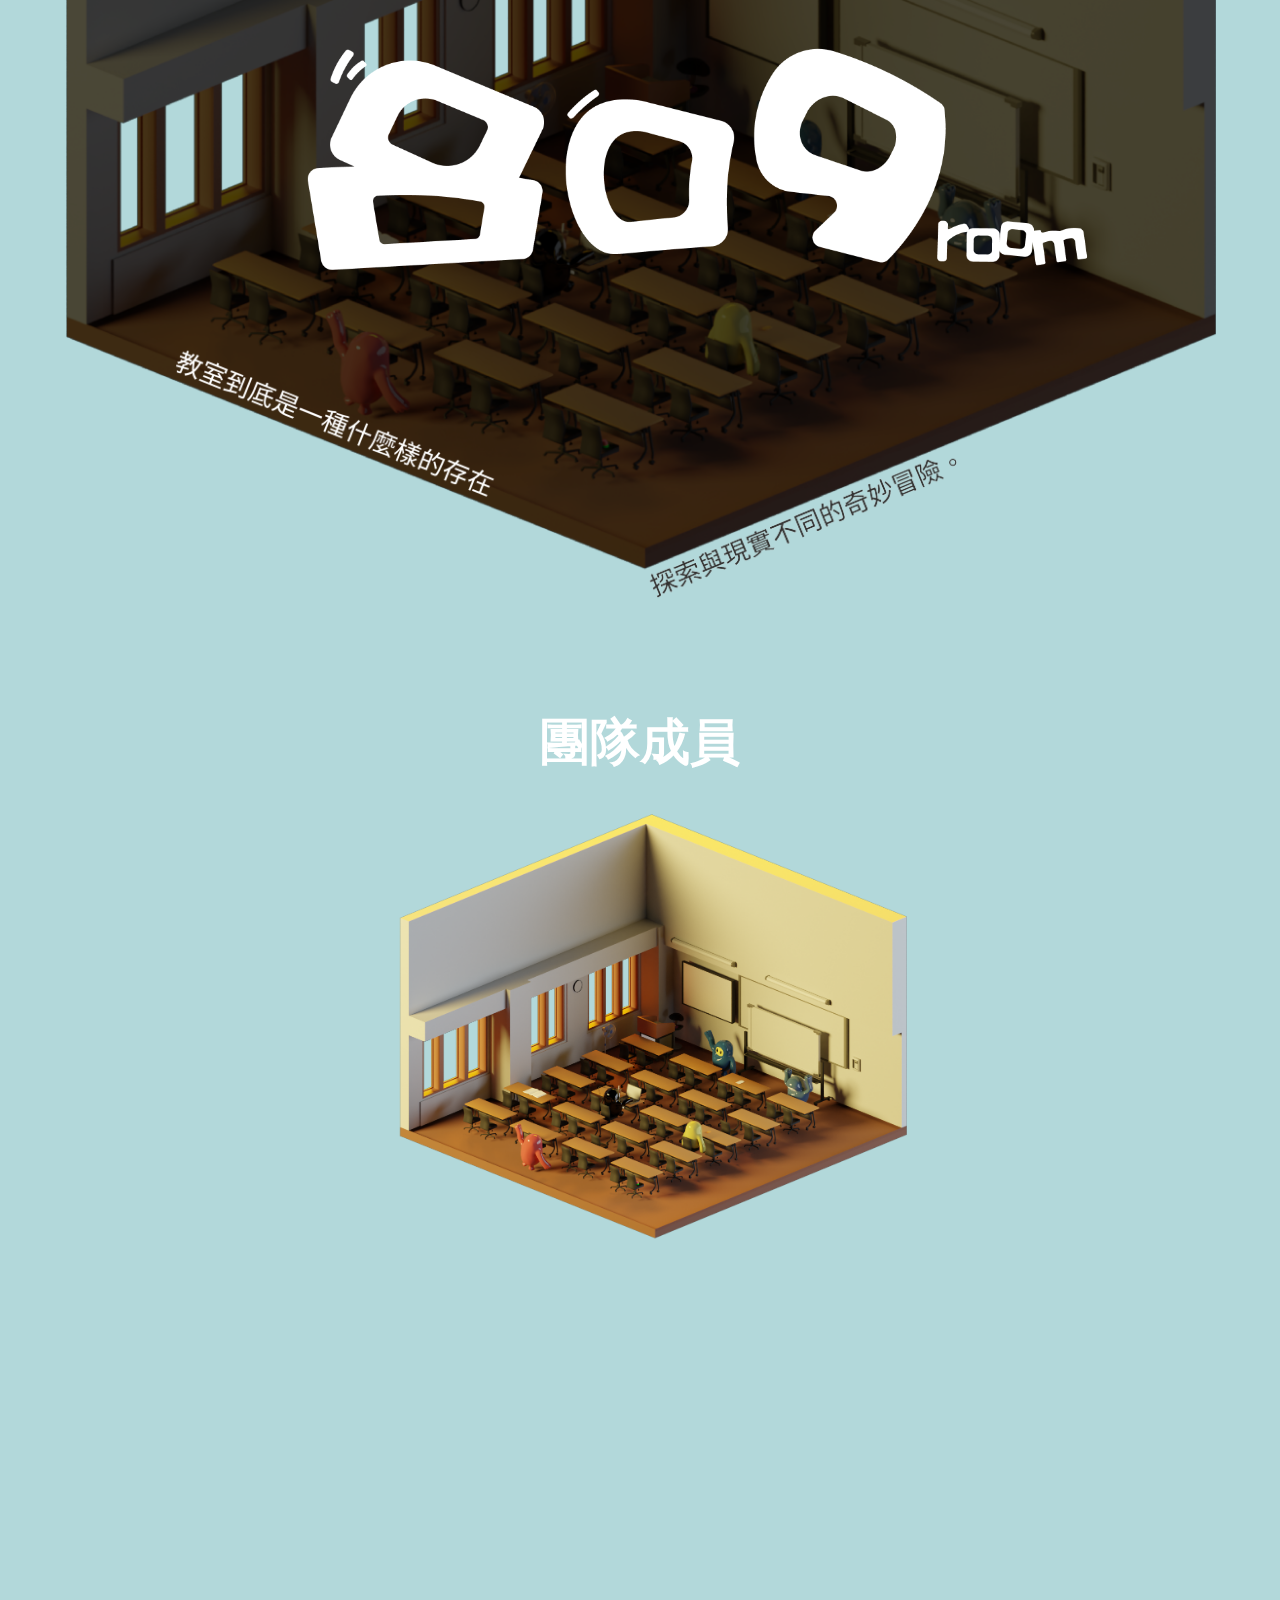
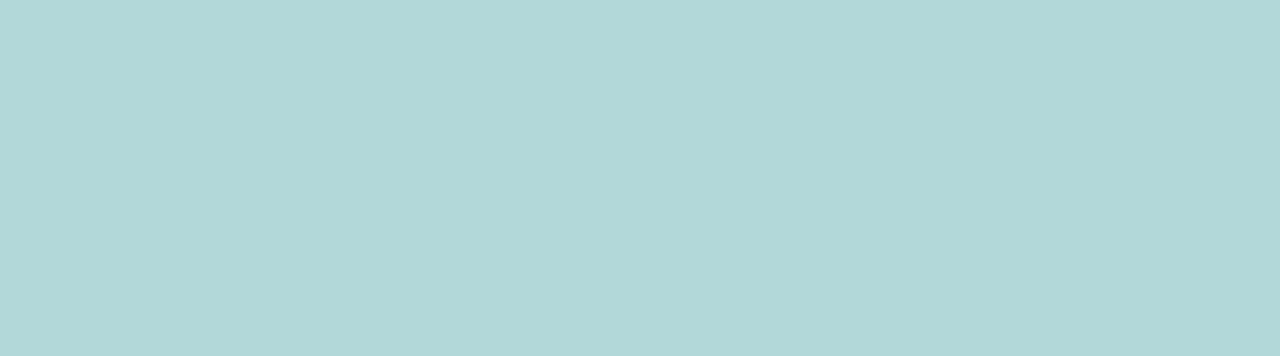
<file: index.html>
<!DOCTYPE html>
<html lang="en">

<head>
    <meta charset="UTF-8">
    <meta name="viewport" content="width=device-width, initial-scale=1.0">
    <title>中興綜大-809教室</title>
    <link rel="stylesheet" href="./css/homepage.css">
    <link href="https://unpkg.com/aos@2.3.1/dist/aos.css" rel="stylesheet">

    <link rel="icon" href="./img/website_icon/teamicon.ico" type="image/x-icon" />
    <link rel="shortcut icon" href="./img/website_icon/teamicon.ico" type="image/x-icon" />
</head>

<body>

    <div class="container">
        <!-- head 包含nav -->
        <div class="head" data-aos="fade-down" data-aos-easing="ease-in-sine" data-aos-duration="1500">
            <img src="./img/firstpage.png" alt="一張圖片">

            <div class="logo" data-aos="fade-right" data-aos-duration="1000" data-aos-easing="ease-in-sine"
                data-aos-delay="800">
                <img src="./img/main_icon/logo_new.png" alt="">
            </div>

            <div class="TeamMember">
                <h1>團隊成員</h1>
            </div>
            
        </div>
        <!-- article文章包含了 section1、2 部分內容 -->
        <div class="article">
            <div class="house">
                <img src="./img/fallguys.png" alt="room">
            </div>

            <div class="section-1 ">
                <div class="card-L" data-aos="fade-left" data-aos-delay="0">
                    <!-- <div class="bigTitle">
                        <h1>團隊成員</h1>
                    </div> -->
                    <div class="picture">
                        <img src="./img/sticker/yujie.jpg" alt="">
                        <div class="more">
                            <a href="https://linktr.ee/yujie0227" target="_blank">了解更多</a>
                        </div>
                    </div>

                    <div class="introduce">
                        <div class="title">
                            <h4>張宇婕 UI/UX設計</h4>
                            <div class="clickMore">
                                <h4><a href="https://linktr.ee/yujie0227" target="_blank">點擊更多</a></h4>
                            </div>
                        </div>

                        <div class="text">
                            <p>宇婕-擔任隊長，負責統整、規整進度及設計整體作品的UIUX。</p>

                            <div class="qrcode-intext">
                               <h5><a href="https://linktr.ee/yujie0227" target="_blank">了解更多</a></h5> 
                            </div>

                        </div>
                        <div class="qrcode">
                            <img src="./img/qr.png" alt="">
                        </div>
                    </div>
                </div>

                <div class="card-R" data-aos="fade-right" data-aos-delay="0">
                    <div class="picture-R">
                        <img src="./img/sticker/han.jpg" alt="">

                        <div class="more-R">
                            <a href="https://www.behance.net/gallery/183858831/resume/modules/1038827099" target="_blank">了解更多</a>
                        </div>
                    </div>

                    <div class="introduce-R">
                        <div class="title-R">
                            <h4>李漢翔 程式設計</h4>
                            
                        </div>
                        <div class="qrcode-R">
                            <img src="./img/qr.png" alt="">
                        </div>


                    </div>
                </div>

            </div>
            <div class="section-2 ">
                <div class="card-L" data-aos="fade-left" data-aos-delay="200">
                    <div class="picture">
                        <img src="./img/sticker/yuxuan.jpg" alt="">

                        <div class="more">
                            <a href="https://linktr.ee/yeeshee" target="_blank">了解更多</a>
                        </div>
                    </div>

                    <div class="introduce">
                        <div class="title">
                            <h4>李宥萱 程式設計</h4>
                            <div class="clickMore">
                                <h4><a href="https://linktr.ee/yeeshee" target="_blank">點擊更多</a></h4>
                            </div>
                        </div>
                        <div class="text">
                            <p>宥萱-擔任程式撰寫與統整程式碼，主要負責變出模型內的點擊特效與動畫。</p>
                            <div class="qrcode-intext">
                                <h5><a href="https://linktr.ee/yeeshee" target="_blank">了解更多</a></h5> 
                            </div>
                        </div>
                        <div class="qrcode">
                            <img src="./img/qr.png" alt="">
                        </div>
                    </div>

                </div>

                <div class="card-R" data-aos="fade-right" data-aos-delay="200">
                    <div class="picture-R">
                        <img src="./img/sticker/jiayu.jpg" alt="">
                        <div class="more-R">
                            <a href="https://linktr.ee/joe40758?utm_source=linktree_admin_share" target="_blank">了解更多</a>
                        </div>
                    </div>

                    <div class="introduce-R">
                        <div class="title-R">
                            <h4>陳嘉祐 3D建模</h4>
                        </div>
                        <div class="qrcode-R">
                            <img src="./img/qr.png" alt="">
                        </div>

                    </div>
                </div>
            </div>
            <div class="section-3 ">
                <div class="card-L" data-aos="fade-left" data-aos-delay="400">
                    <div class="picture">
                        <img src="./img/sticker/rujun.jpg" alt="">
                        <div class="more">
                            <a href="https://sougo171love.wixsite.com/xrj-resume" target="_blank">了解更多</a>
                        </div>
                    </div>

                    <div class="introduce">
                        <div class="title">
                            <h4>謝侞㚬 3D建模</h4>
                            <div class="clickMore">
                                <h4><a href="https://sougo171love.wixsite.com/xrj-resume" target="_blank">點擊更多</a></h4>
                            </div>
                        </div>
                        <div class="text">
                            <p>侞㚬-擔任主模型內佇立在地面上的物件以及其他彩蛋小物。</p>
                            <div class="qrcode-intext">
                                <h5><a href="https://sougo171love.wixsite.com/xrj-resume" target="_blank">了解更多</a></h5> 
                            </div>
                        </div>
                        <div class="qrcode">
                            <img src="./img/qr.png" alt="">
                        </div>

                    </div>

                </div>

                <div class="card-R" data-aos="fade-right" data-aos-delay="400">
                    <div class="picture-R">
                        <img src="./img/sticker/cube.png" alt="">
                    </div>

                    <div class="introduce-R">
                        <div class="title-R">
                            <h4>夥伴們集合囉</h4>
                        </div>
                        <div class="qrcode-R">
                            <img src="./img/qr.png" alt="">
                        </div>
                    </div>
                </div>
            </div>
            <div class="section-4 ">

                <div class="card-L" data-aos="fade-left" data-aos-delay="600">
                    <div class="picture">
                        <img src="./img/sticker/jiayu.jpg" alt="">

                        <div class="more">
                            <a href="https://linktr.ee/joe40758?utm_source=linktree_admin_share" target="_blank">了解更多</a>
                        </div>
                    </div>

                    <div class="introduce">
                        <div class="title">
                            <h3>陳嘉祐 3D建模</h3>
                            <div class="clickMore">
                                <h4><a href="https://linktr.ee/joe40758?utm_source=linktree_admin_share" target="_blank">點擊更多</a></h4>
                            </div>
                        </div>
                        <div class="text">
                            <p>嘉佑-擔任主建模的整合與教室內牆上模型以及人物的動作調整。</p>
                            <div class="qrcode-intext">
                                <h5><a href="https://linktr.ee/joe40758?utm_source=linktree_admin_share" target="_blank">了解更多</a></h5> 
                            </div>
                        </div>
                        <div class="qrcode">
                            <img src="./img/qr.png" alt="">
                        </div>
                    </div>

                </div>

                <div class="card-R">
                    <div class="picture-R" data-aos="fade-right" data-aos-delay="600">
                        <img src="./img/sticker/A.png" alt="">

                        <div class="more">
                            <a href="#">了解更多</a>
                        </div>
                    </div>

                    <div class="introduce-R">
                        <div class="title-R">
                            <h3>夥伴們集合囉</h3>
                        </div>
                        <div class="qrcode-R">
                            <img src="./img/sticker/A.png" alt="">
                        </div>
                    </div>
                </div>

            </div>
            <div class="section-5 ">

                <div class="card-L" data-aos="fade-left" data-aos-delay="800">
                    <div class="picture">
                        <img src="./img/sticker/han.jpg" alt="">

                        <div class="more">
                            <a href="#">了解更多</a>
                        </div>
                    </div>

                    <div class="introduce">
                        <div class="title">
                            <h3>李漢翔 程式設計</h3>
                            <div class="clickMore">
                                <h4><a href="https://www.behance.net/gallery/183858831/resume/modules/1038827099" target="_blank">點擊更多</a></h4>
                            </div>
                        </div>
                        <div class="text">
                            <p>漢翔:擔任程式端的首頁切版及特效，並協助部分的研發模型內的特效。
                            </p>
                            <div class="qrcode-intext">
                                <h5><a href="https://www.behance.net/gallery/183858831/resume/modules/1038827099" target="_blank">了解更多</a></h5> 
                            </div>
                        </div>

                        <div class="qrcode">
                            <img src="./img/qr.png" alt="">
                        </div>
                    </div>

                </div>

                <div class="card-R" data-aos="fade-right" data-aos-delay="800">
                    <div class="picture-R">
                        <img src="./img/qr.png" alt="">
                        <div class="more-R">
                            <a href="#">了解更多</a>
                        </div>
                    </div>

                    <div class="introduce-R">
                        <div class="title-R">
                            <h3>宇婕 UI/UX設計</h3>
                        </div>
                        <div class="qrcode-R">
                            <img src="./img/qr.png" alt="">
                        </div>

                    </div>
                </div>

            </div>
        </div>

        <div class="footer" data-aos="fade-up" data-aos-duration="900" data-aos-easing="ease-in-sine">
            <div class="playBtn">
                <img src="./img/btn/btn-1_0.png" alt="">
            </div>
            <div class="BottomHouse">
                <img src="./img/bottom.png" alt="">
            </div>
        </div>
    </div>
    <script src="https://unpkg.com/aos@2.3.1/dist/aos.js"></script>
    <script>
        // 初始化狀態是確保程式正確運行的重要步驟
        AOS.init();
    </script>

    <script src="js/homepage.js"></script>

</body>

</html>
</file>
<file: css/homepage.css>
* {
    margin: 0;
    padding: 0;
    box-sizing: border-box;
}


.container {
    max-width: 1920px;
    min-width: 360px;
    width: 100%;
    background-color: rgb(178, 216, 218);
    /* 超好用 */
    overflow: hidden;
    margin: 0 auto;
}

.head {
    width: 92.5%;
    margin: auto;
    background-color: rgb(178, 216, 218);
    position: relative;
}

.head img {
    width: 100%;
}

@media (max-width:1860px) {
    .head {
        width: 80%;
        /* height: 90dvh; */
    }
}

@media (max-width:1763px) {
    .head {
        width: 90%;
        /* height: 90dvh; */
    }
}


@media (max-width:1280px) {
    .head {
        width: 90%;
        /* height: 90dvh; */
    }
}

@media (max-width:1024px) {
    .head {
        width: 90%;
        /* height: 75dvh; */
    }
}

@media (max-width:820px) {
    .head {
        width: 90%;
        /* height: 90dvh; */
    }
}


@media (max-width:390px) {
    .head {
        width: 100%;
        /* height: 60dvh; */
    }
}

@media (max-width:375px) {
    .head {
        width: 100%;
        /* height: 60dvh; */
    }
}

.logo {
    width: 70%;
    position: absolute;
    top: 0;
    left: 343px;
}

@media (max-width:1920px) {
    .logo {
        left: 326px;
    }
}

@media (max-width:1440px) {
    .logo {
        left: 254px;
    }
}
@media (max-width:1350px) {
    .logo {
        left: 235px;
    }
}

@media (max-width:1200px) {
    .logo {
        left: 200px;
    }
}

@media (max-width:1024px) {
    .logo {
        left: 170px;
    }
}
@media (max-width:800px) {
    .logo {
        left: 140px;
    }
}
@media (max-width:700px) {
    .logo {
        left: 126px;
    }
}
@media (max-width:700px) {
    .logo {
        left: 100px;
    }
}

@media (max-width:425px) {
    .logo {
        left: 71px;
    }
}

@media (max-width:390px) {
    .logo {
        left: 68px;
    }
}

@media (max-width:375px) {
    .logo {
        left: 66px;
    }
}

.article {
    width: 96%;
    /* height: 100%; */
    position: relative;
    margin: auto;
    background-color: rgb(178, 216, 218);
    margin-bottom: 60px;
    margin-top: 50px;
}

@media (max-width:1860px) {
    .article {
        width: 90%;
    }
}

@media (max-width:1440px) {
    .article {
        width: 80%;
    }
}

@media (max-width:1280px) {
    .article {
        width: 100%;
    }
}


@media (max-width:1024px) {
    .article {
        margin-top: 0;
        width: 60%;
    }
}



@media (max-width:390px) {
    .article {
        width: 100%;
    }
}

.TeamMember{
    /* display: none; */
    color: white;
    text-align: center;
    font-size: 25px;
    margin-top: 104px;
}


.house img {
    position: absolute;
    top: 40%;
    left: 48.5%;
    transform: translate(-50%, -50%);
    height: 744px;
    z-index: 1;
}

@media (max-width:2560px) {
    .house img {
        left: 51%;
        height: 565px;

    }
}

@media (max-width:1763px) {
    .house img {

        left: 50%;
        height: 565px;

    }
}


@media (max-width:1720px) {
    .house img {
        top:37%;
        left: 51%;
        height: 513px;

    }
}

@media (max-width:1535px) {
    .house img {
        left: 50.5%;
        height:486px;

    }
}

@media (max-width:1380px) {
    .house img {
        height:430px;
    }
}

@media (max-width:1280px) {

    .house img {
        left: 51%;
        height:430px;
    }
}


@media (max-width:1040px) {
    .house img {
        left: 51%;
        height: 413px;
    }
}


@media (max-width:1024px) {
    .house img {
        top: 23%;
        left: 50.5%;
        height: 602px;
    }
}


@media (max-width:768px) {
    .house img {
        top: 20%;
        left: 51.5%;
        height: 478px;
    }
}

@media (max-width:650px) {
    .house img {
        top: 20%;
        left: 51.5%;
        height: 478px;
    }
}

@media (max-width:545px) {
    .house img {
        top: 20%;
        left: 51.5%;
        height: 395px;
    }
}


@media (max-width:436px) {
    .house img {
        top: 20%;
        left: 51.5%;
        height: 338px;
    }
}

@media (max-width:425px) {
    .house img {
        top: 12%;
        left: 51.5%;
        height: 295px;
    }
}

@media (max-width:390px) {
    .house img {
        top: 12%;
        left: 50%;
        height: 295px;
    }
}

@media (max-width:375px) {
    .house img {
        top: 12%;
        left: 50%;
        height: 295px;
    }
}

.section-1 {
    width: 100%;
    /* background-color: rgb(61, 179, 106); */
    display: flex;
    justify-content: center;
    /* padding-top: 150px; */
}

.more {
    text-align: center;
    position: absolute;
    left: 50%;
    top: 85%;
    transform: translate(-50%, -50%);
    background-color: rgba(0, 0, 0, 0.6);
    border-radius: 0 0 5px 5px;
    width: 100%;
    padding: 15px 0;
}

.more a {
    font-size: 15px;
    color: rgb(255, 255, 255);
    font-family: Arial, Helvetica, sans-serif;
    font-weight: bold;
    text-decoration: none;
}

@media (max-width:1380px) {
    .more {
        text-align: center;
        position: absolute;
        left: 50%;
        top: 82%;
        transform: translate(-50%, -50%);
        background-color: rgba(0, 0, 0, 0.6);
        border-radius: 0 0 5px 5px;
        width: 100%;
        padding: 15px 0;
    }
}

@media (max-width:1280px) {
    .more {
        text-align: center;
        position: absolute;
        left: 50%;
        top: 82%;
        transform: translate(-50%, -50%);
        background-color: rgba(0, 0, 0, 0.6);
        border-radius: 0 0 5px 5px;
        width: 100%;
        padding: 15px 0;
    }
}

@media (max-width:1230px) {
    .more {
        text-align: center;
        position: absolute;
        left: 50%;
        top:79%;
        transform: translate(-50%, -50%);
        background-color: rgba(0, 0, 0, 0.6);
        border-radius: 0 0 5px 5px;
        width: 100%;
        padding: 15px 0;
    }
}

@media (max-width:1200px) {
    .more {
        text-align: center;
        position: absolute;
        left: 50%;
        top: 69%;
        transform: translate(-50%, -50%);
        background-color: rgba(0, 0, 0, 0.6);
        border-radius: 0 0 5px 5px;
        width: 100%;
        padding: 15px 0;
    }
}

@media (max-width:1100px) {
    .more {
        text-align: center;
        position: absolute;
        left: 50%;
        top: 59%;
        transform: translate(-50%, -50%);
        background-color: rgba(0, 0, 0, 0.6);
        border-radius: 0 0 5px 5px;
        width: 100%;
        padding: 5px 0;
    }
}

@media (max-width:1040px) {
    .more {
        text-align: center;
        position: absolute;
        left: 50%;
        top: 54%;
        transform: translate(-50%, -50%);
        background-color: rgba(0, 0, 0, 0.6);
        border-radius: 0 0 5px 5px;
        width: 100%;
        padding: 8px 0;
    }
}




@media (max-width:1024px) {
    .more {
        display: none;
    }
}


/* @media (max-width:1860px) {
    .section-1 {
        justify-content: center;
    }
}


@media (max-width:1745px) {
    .section-1 {
        justify-content: center;
        padding-top: 543px;
    }
}

@media (max-width:1723px) {
    .section-1 {
        padding-top: 543px;
    }
}


@media (max-width:1440px) {
    .section-1 {
        justify-content: center;
        padding-top: 300px;
        height: 21.5dvh;
    }
} */



@media (max-width:1024px) {
    .section-1 {
        padding-top: 660px;
        /* height: 21.5dvh; */
    }
}

@media (max-width:545px) {
    .section-1 {
        padding-top: 492px;
        /* height: 21.5dvh; */
    }
}


@media (max-width:436px) {
    .section-1 {
        padding-top: 500px;
        /* height: 21.5dvh; */
    }
}

@media (max-width:425px) {
    .section-1 {
        padding-top: 410px;
        margin-bottom: 15px;
        /* height: 52dvh; */
    }
}

@media (max-width:390px) {
    .section-1 {
        padding-top: 410px;
        margin-bottom: 0px;
        /* height: 52dvh; */
    }
}

@media (max-width:375px) {
    .section-1 {
        padding-top: 300px;
        margin-bottom: px;
        /* height: 58dvh; */
    }
}

.card-L {
    display: flex;
}

@media (max-width:425px) {
    .card-L {
        flex-direction: column;
        align-items: center;
    }
}

@media (max-width:390px) {
    .card-L {
        flex-direction: column;
        align-items: center;
    }
}

@media (max-width:375px) {
    .card-L {
        flex-direction: column;
        align-items: center;
    }
}

.picture {
    position: relative;
    width: 190px;
    margin: 0 44px;
}

.picture img {
    width: 100%;
    /* height: 190px; */
    object-fit: cover;
    border-radius: 6px;
}

@media (max-width:1860px) {
    .picture {
        width: 190px;
        margin: 0 25px;
    }
}

@media (max-width:1800px) {
    .picture {
        width: 190px;
    }
}

@media (max-width:1380px) {
    .picture {
        width: 150px;
        margin: 0 10px;
    }
}

@media (max-width:1280px) {
    .picture {
        width: 160px;
    }
}

@media (max-width:1230px) {
    .picture {
        width: 145px;
        margin: 0 10px;
    }
}


@media (max-width:1200px) {
    .picture {
        width: 130px;
        margin: 0 10px;
    }
}

@media (max-width:1100px) {
    .picture {
        width: 105px;
        margin: 0 10px;
    }
}

@media (max-width:1040px) {
    .picture {
        width: 100px;
        margin: 0 10px;
    }
}


@media (max-width:375px) {
    .picture {
        border-radius: 15px;
    }
}


.introduce {
    width: 500px;
    display: flex;
    flex-wrap: wrap;
    align-content: flex-start;
    row-gap: 5px;
}

@media (max-width:1860px) {
    .introduce {
        width: 410px;
    }
}

@media (max-width:1745px) {
    .introduce {
        width: 460px;
    }
}

@media (max-width:1440px) {
    .introduce {
        width: 470px;
    }
}

@media (max-width:1280px) {
    .introduce {
        width: 400px;
    }
}

@media (max-width:1024px) {
    .introduce {
        width: 500px;
    }
}

@media (max-width:650px) {
    .introduce {
        width: 350px;
    }
}

@media (max-width:500px) {
    .introduce {
        width: 300px;
    }
}

@media (max-width:425px) {
    .introduce {
        width: 340px;
    }
}

@media (max-width:390px) {
    .introduce {
        width: 320px;
    }
}

@media (max-width:375px) {
    .introduce {
        width: 320px;
    }
}



.bigTitle {
    display: none;
    padding-bottom: 30px;
    color: white;
}



@media (max-width:425px) {
    .bigTitle {
        display: block;
    }
}

.title {
    width: 100%;
    height: 30px;
    line-height: 30px;
    background-color: #348281;
    padding-left: 20px;
    letter-spacing: 5px;
    color: white;
    border-radius: 10px;
}


.clickMore a {
    font-size: 10px;
    /* background-color: rgb(255, 255, 255); */
    color: #348281;
    line-height: 20px;
    text-align: center;
    display: none;
}

@media (max-width:1040px) {
    .title {
       font-size: 14px;
    }
}



@media (max-width:425px) {
    .title {
        text-align: center;
        padding-left: 0;
    }

    .clickMore a {
        font-size: 15px;
        /* background-color: rgb(255, 255, 255); */
        margin-top: 20px;
        display: block;
    }
}


.text {
    display: flex;
    width: 530px;
    height: 118px;
    padding-left: 12px;
}

@media (max-width:1024px) {
    .text {
        width: 480px;
        height: 85px;
    }
}


@media (max-width:650px) {
    .text {
        width: 355px;
        height: 20px;
    }
}

@media (max-width:500px) {
    .text {
        width: 297px;
        height: 10px;
    }
}


@media (max-width:425px) {
    .text {
        width: 530px;
        height: 20px;
    }
}



.text p {
    display: none;
    letter-spacing: 1px;
    width: 400px;
    margin: auto;
}


@media (max-width:1280px) {
    .text p {
        font-size: 20px;
    }
}

/* @media (max-width:1100px) {
    .text p {
        display: none
    }
} */

@media (max-width:1024px) {
    .text p {
        font-size: 15px;
        display: block;
    }
}

@media (max-width:1024px) {
    .text p {
        font-size: 15px;
        display: block;
    }
}

@media (max-width:425px) {
    .text p {
        display: none;
    }
}


.qrcode-intext img {
    display: none;
}

.qrcode-intext {
    margin: auto;
    width: 130px;
    font-size: 15px;
    color: #348281;
    text-align: center;
}

.qrcode-intext a {
    display: none;
}

@media (max-width:1440px) {
    .qrcode-intext a {
        font-size: 15px;
        margin: auto;
        color: #348281;
        text-align: center;
    }
}


@media (max-width:1024px) {
    .qrcode-intext a {
        display: block;
    }
}

@media (max-width:768px) {
    .qrcode-intext a {
        display: block;
    }
}

@media (max-width:425px) {
    .qrcode-intext a {
        display: none;
    }
}












.qrcode {
    width: 20%;
    border-radius: 6px;
    display: none;
}

@media (max-width:425px) {

    .qrcode-intext img {
        display: none;
        width: 60px;
    }
}

@media (max-width:375px) {

    .qrcode-intext img {
        width: 60px;
    }
}


/* 右邊分界線 */

.card-R {
    display: flex;
    flex-direction: row-reverse;
}

@media (max-width:1024px) {

    .card-R {
        display: none;
    }
}

.picture-R {
    position: relative;
    width: 190px;
    margin: 0 44px;
}

.picture-R img {
    width: 100%;
    /* height: 190px; */
    object-fit: cover;
    border-radius: 6px;
}


@media (max-width:1860px) {
    .picture-R {
        width: 190px;
        margin: 0 25px;
    }
}

@media (max-width:1800px) {
    .picture-R {
        width: 190px;
    }
}

@media (max-width:1380px) {
    .picture-R {
        width: 150px;
        margin: 0 10px;
    }
}

@media (max-width:1280px) {
    .picture-R {
        width: 160px;
    }
}

@media (max-width:1230px) {
    .picture-R {
        width: 145px;
        margin: 0 10px;
    }
}

@media (max-width:1200px) {
    .picture-R {
        width: 130px;
        margin: 0 10px;
    }
}


@media (max-width:1100px) {
    .picture-R {
        width: 105px;
        margin: 0 10px;
    }
}


@media (max-width:1040px) {
    .picture-R {
        width: 100px;
        margin: 0 10px;
    }
}


@media (max-width:375px) {
    .picture-R {
        border-radius: 15px;
    }
}






.introduce-R {
    width: 500px;
    display: flex;
    flex-wrap: wrap;
    align-content: flex-start;
    justify-content: flex-end;
    row-gap: 5px;
}



@media (max-width:1860px) {
    .introduce-R {
        width: 410px;
    }
}

@media (max-width:1745px) {
    .introduce-R {
        width: 460px;
    }
}

@media (max-width:1440px) {
    .introduce-R {
        width: 470px;
    }
}

@media (max-width:1280px) {
    .introduce-R {
        width: 400px;
    }
}

@media (max-width:425px) {
    .introduce-R {
        width: 340px;
    }
}

@media (max-width:390px) {
    .introduce-R {
        width: 320px;
    }
}

@media (max-width:375px) {
    .introduce-R {
        width: 320px;
    }
}

.title-R {
    width: 100%;
    height: 30px;
    line-height: 30px;
    background-color: #348281;
    padding-left: 20px;
    letter-spacing: 5px;
    color: white;
    border-radius: 10px;
    text-align: right;
    padding-right: 10px;
}

@media (max-width:1040px) {
    .title-R {
        font-size: 14px;
    }
}

@media (max-width:425px) {
    .title-R {
        text-align: center;
    }
}


.more-R {
    text-align: center;
    position: absolute;
    left: 50%;
    top: 85%;
    transform: translate(-50%, -50%);
    background-color: rgba(0, 0, 0, 0.6);
    border-radius: 0 0 5px 5px;
    width: 100%;
    padding: 15px 0;
}

.more-R a {
    font-size: 15px;
    color: rgb(255, 255, 255);
    font-family: Arial, Helvetica, sans-serif;
    font-weight: bold;
    text-decoration: none;
}

.qrcode-R img {
    width: 20%;
    border-radius: 15px;
    margin-left: 400px;
    display: none;
}

@media (max-width:1380px) {
    .more-R {
        text-align: center;
        position: absolute;
        left: 50%;
        top: 82%;
        transform: translate(-50%, -50%);
        background-color: rgba(0, 0, 0, 0.6);
        border-radius: 0 0 5px 5px;
        width: 100%;
        padding: 15px 0;
    }
}

@media (max-width:1280px) {
    .more-R {
        text-align: center;
        position: absolute;
        left: 50%;
        top: 82%;
        transform: translate(-50%, -50%);
        background-color: rgba(0, 0, 0, 0.6);
        border-radius: 0 0 5px 5px;
        width: 100%;
        padding: 15px 0;
    }
}

@media (max-width:1230px) {
    .more-R {
        text-align: center;
        position: absolute;
        left: 50%;
        top:79%;
        transform: translate(-50%, -50%);
        background-color: rgba(0, 0, 0, 0.6);
        border-radius: 0 0 5px 5px;
        width: 100%;
        padding: 15px 0;
    }
}


@media (max-width:1200px) {
    .more-R {
        text-align: center;
        position: absolute;
        left: 50%;
        top: 69%;
        transform: translate(-50%, -50%);
        background-color: rgba(0, 0, 0, 0.6);
        border-radius: 0 0 5px 5px;
        width: 100%;
        padding: 15px 0;
    }
}

@media (max-width:1100px) {
    .more-R {
        text-align: center;
        position: absolute;
        left: 50%;
        top: 59%;
        transform: translate(-50%, -50%);
        background-color: rgba(0, 0, 0, 0.6);
        border-radius: 0 0 5px 5px;
        width: 100%;
        padding: 5px 0;
    }
}

@media (max-width:1040px) {
    .more-R {
        text-align: center;
        position: absolute;
        left: 50%;
        top: 54%;
        transform: translate(-50%, -50%);
        background-color: rgba(0, 0, 0, 0.6);
        border-radius: 0 0 5px 5px;
        width: 100%;
        padding: 8px 0;
    }
}



@media (max-width:1860px) {
    .qrcode-R img {
        margin-left: 334px;
    }
}

@media (max-width:900px) {
    .card-R {
        display: none;
    }
}



.section-2 {
    width: 100%;
    /* background-color: rgb(43, 96, 99); */
    display: flex;
    justify-content: space-between;
    padding-top: 25px;
}

@media (max-width:1723px) {
    .section-2 {
        justify-content: space-around;
    }
}


@media (max-width:1280px) {
    .section-2 {
         justify-content: space-between;
        /* height: 21.5dvh; */
    }
}

@media (max-width:1040px) {
    .section-2 {
        padding-top: 32px;
        justify-content: space-around;
    }
}


@media (max-width:1024px) {
    .section-2 {
        padding-top: 32px;
        justify-content: space-around;
    }
}

@media (max-width:425px) {
    .section-2 {
        margin-bottom: 15px;
    }
}

@media (max-width:390px) {
    .section-2 {
        margin-bottom: 0px;
    }
}



.section-3 {
    width: 100%;
    /* background-color: rgb(163, 131, 223); */
    display: flex;
    justify-content: center;
    padding-top: 20px;
}

@media (max-width:1745px) {
    .section-3 {
        justify-content: center;
    }
}

@media (max-width:1280px) {
    .section-3 {
        /* height: 21.5dvh; */
        padding-top: 20px;
    }
}

@media (max-width:1024px) {
    .section-3 {
        /* height: 42dvh; */
        padding-top: 32px;
    }
}

@media (max-width:425px) {
    .section-3 {
        margin-bottom: 15px;
        /* height: 52dvh; */
    }
}


@media (max-width:390px) {
    .section-3 {
        margin-bottom: 0px;
        /* height: 42dvh; */
    }
}


.section-4 {
    display: none;
}

.section-5 {

    display: none;
}


@media (max-width:1024px) {
    .section-4 {
        display: block;
        width: 100%;
        /* background-color: rgb(163, 131, 223); */
        display: flex;
        justify-content: center;
        padding-top: 32px;
    }

    .section-5 {
        display: block;
        width: 100%;
        /* background-color: rgb(163, 131, 223); */
        display: flex;
        justify-content: center;
        padding-top: 32px;
    }
}

@media (max-width:425px) {
    .section-4 {
        margin-bottom: 15px;
        /* height: 52dvh; */
    }
}


@media (max-width:390px) {
    .section-4 {
        margin-bottom: 0px;
        /* height: 44dvh; */
    }
}




@media (max-width:425px) {
    .section-5 {
        margin-bottom: 0px;
        /* height: 52dvh; */
    }
}


.footer {
    width: 90%;
    /* height: 100dvh; */
    background-color: rgb(178, 216, 218);
    display: flex;
    gap: 10px;
    flex-direction: column;
    margin: auto;
}

@media (max-width:1860px) {
    .footer {
        width: 70%;
    }
}

.playBtn {
    width: 200px;
    margin: auto;
    cursor: pointer;
}

@media (max-width:1200px) {
    .playBtn {
        width: 200px;
        margin-bottom: 65px;
    }
}

@media (max-width:1024px) {
    .playBtn {
        margin: 0 auto;
    }
}
@media (max-width:600px) {
    .playBtn {
        width: 150px;
    }
}

@media (max-width:400px) {
    .playBtn {
        width: 130px;
        margin: auto;
    }
}

@media (max-width:390px) {
    .playBtn {
        width: 120px;
        margin: auto;
    }
}

.playBtn img {
    width: 100%;
}

.BottomHouse {
   
    width: 100%;
}

.BottomHouse img {
    display: block;
    width: 100%;
}
</file>
